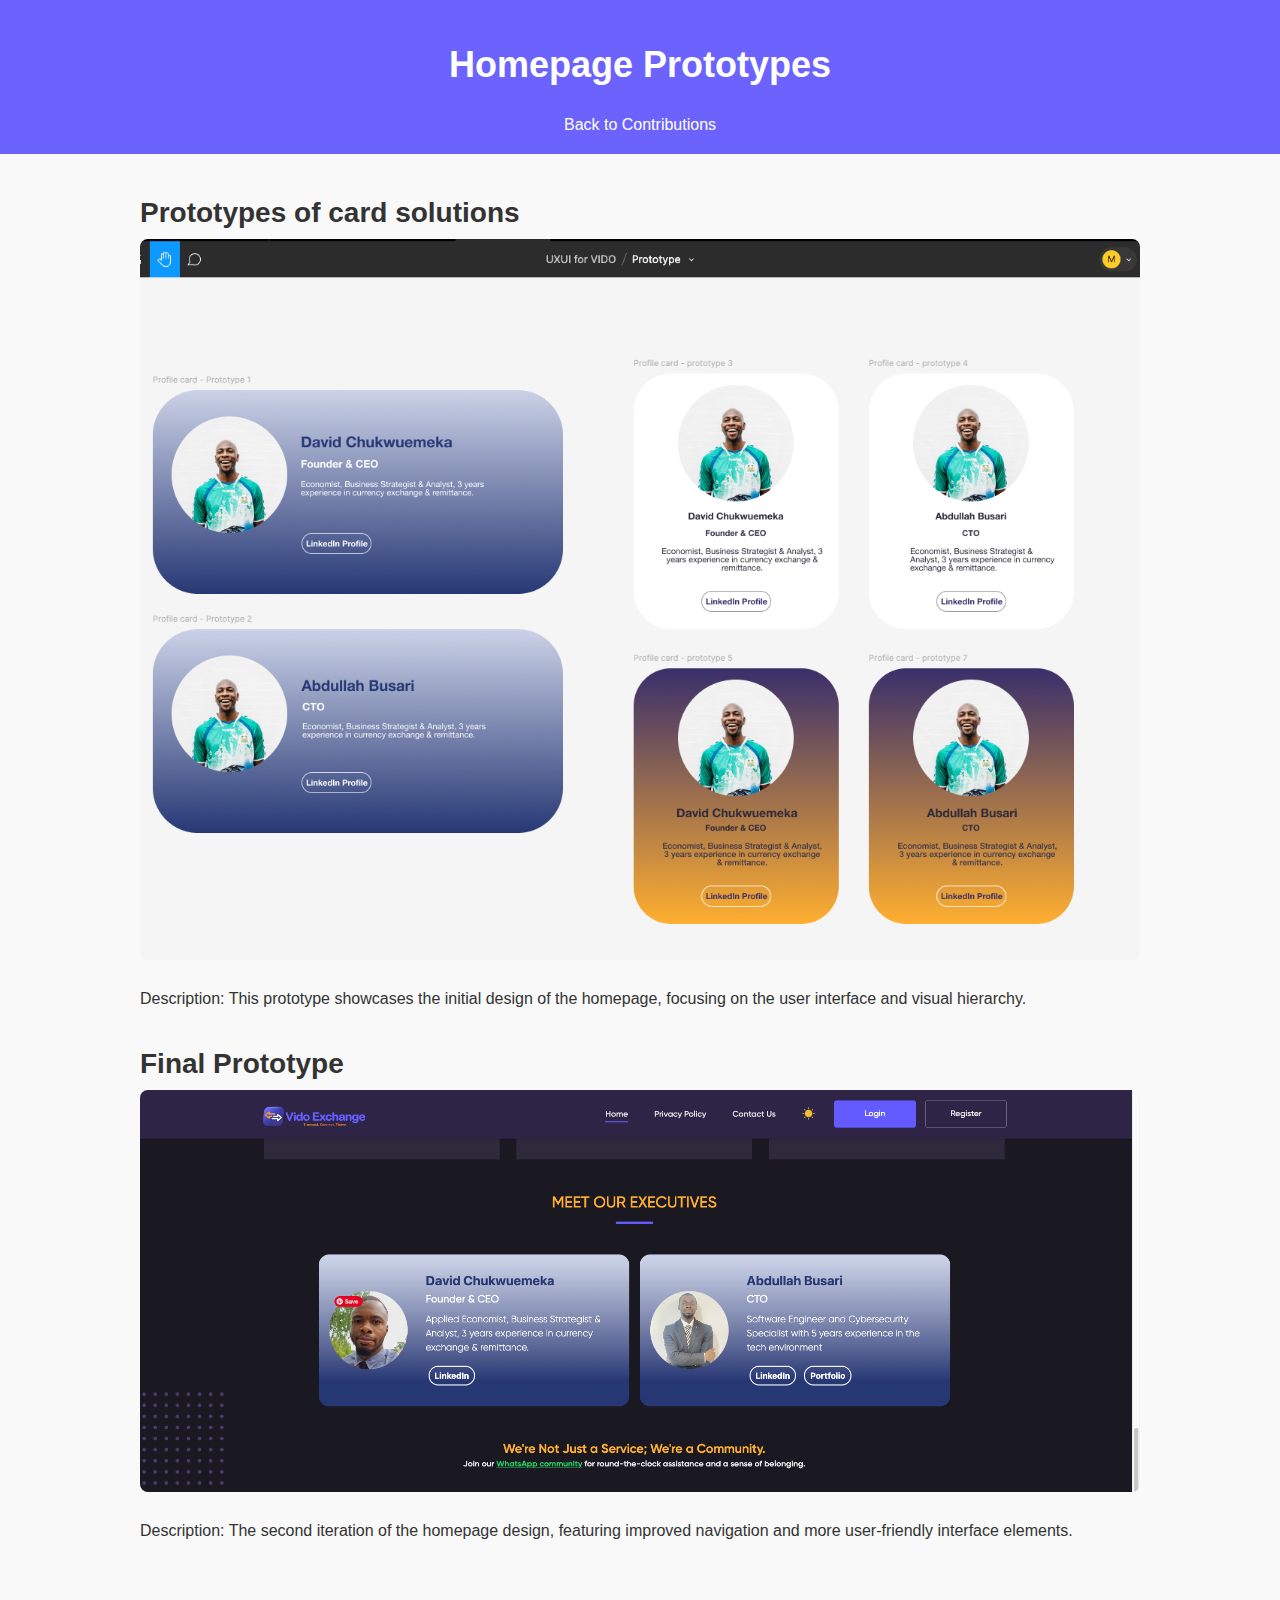
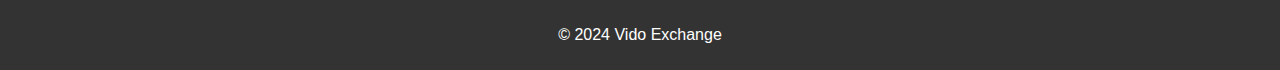
<file: src/Pages/homepage_prototypes.html>
<!DOCTYPE html>
<html lang="en">
<head>
    <meta charset="UTF-8">
    <meta name="viewport" content="width=device-width, initial-scale=1.0">
    <title>Homepage Prototypes - Vido Exchange</title>
    <link rel="stylesheet" href="/src/css_pages/vidoprotos.css">
</head>
<body>
    <header>
        <h1>Homepage Prototypes</h1>
        <nav>
            <a href="/src/Pages/vido.html">Back to Contributions</a>
        </nav>
    </header>
    <main>
        <section class="prototype-gallery">
            <h2>Prototypes of card solutions</h2>
            <img src="/images/pages-foto/prototype--vidp.png" alt="Homepage Prototype 1">
            <p>Description: This prototype showcases the initial design of the homepage, focusing on the user interface and visual hierarchy.</p>
            
            <h2>Final Prototype</h2>
            <img src="/images/pages-foto/vido-ceos.png" alt="Homepage Prototype 2">
            <p>Description: The second iteration of the homepage design, featuring improved navigation and more user-friendly interface elements.</p>

            <!-- Add more prototypes as needed -->
        </section>
    </main>
    <footer>
        <p>&copy; 2024 Vido Exchange</p>
    </footer>
</body>
</html>
</file>
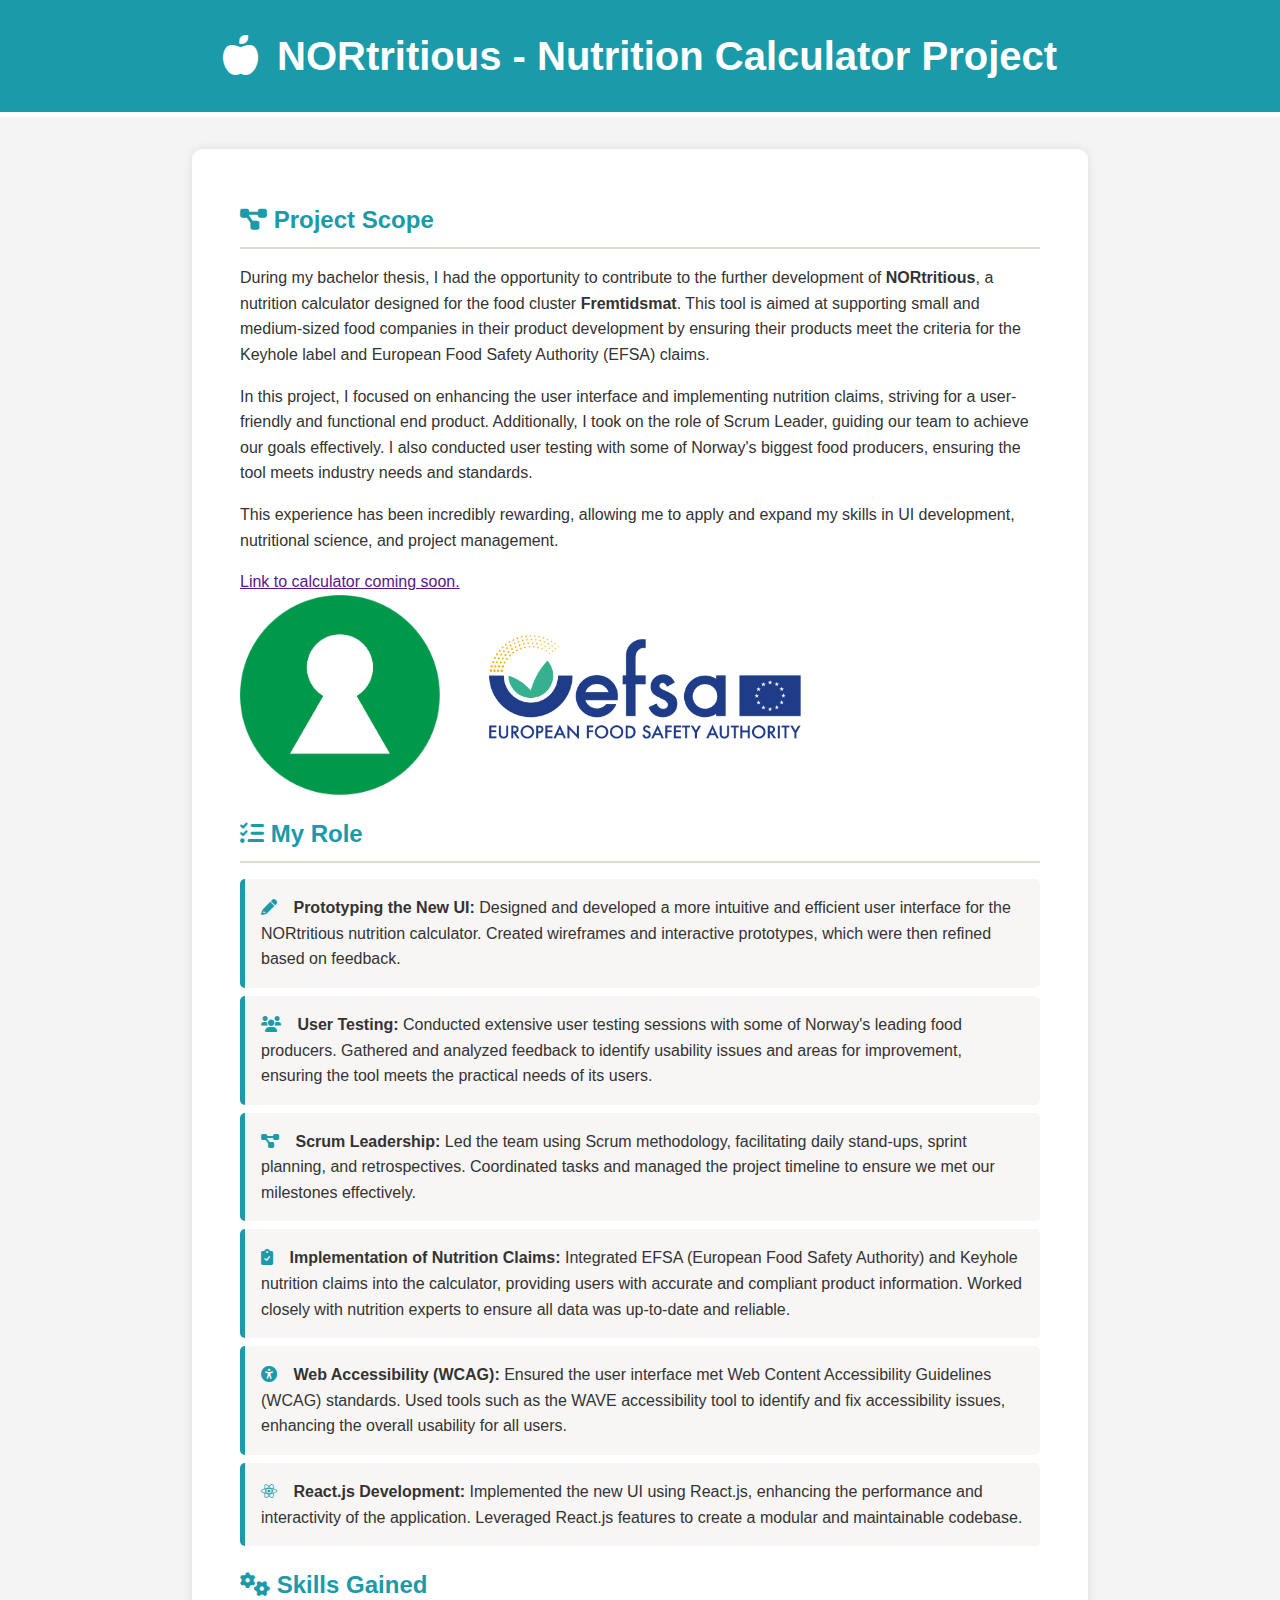
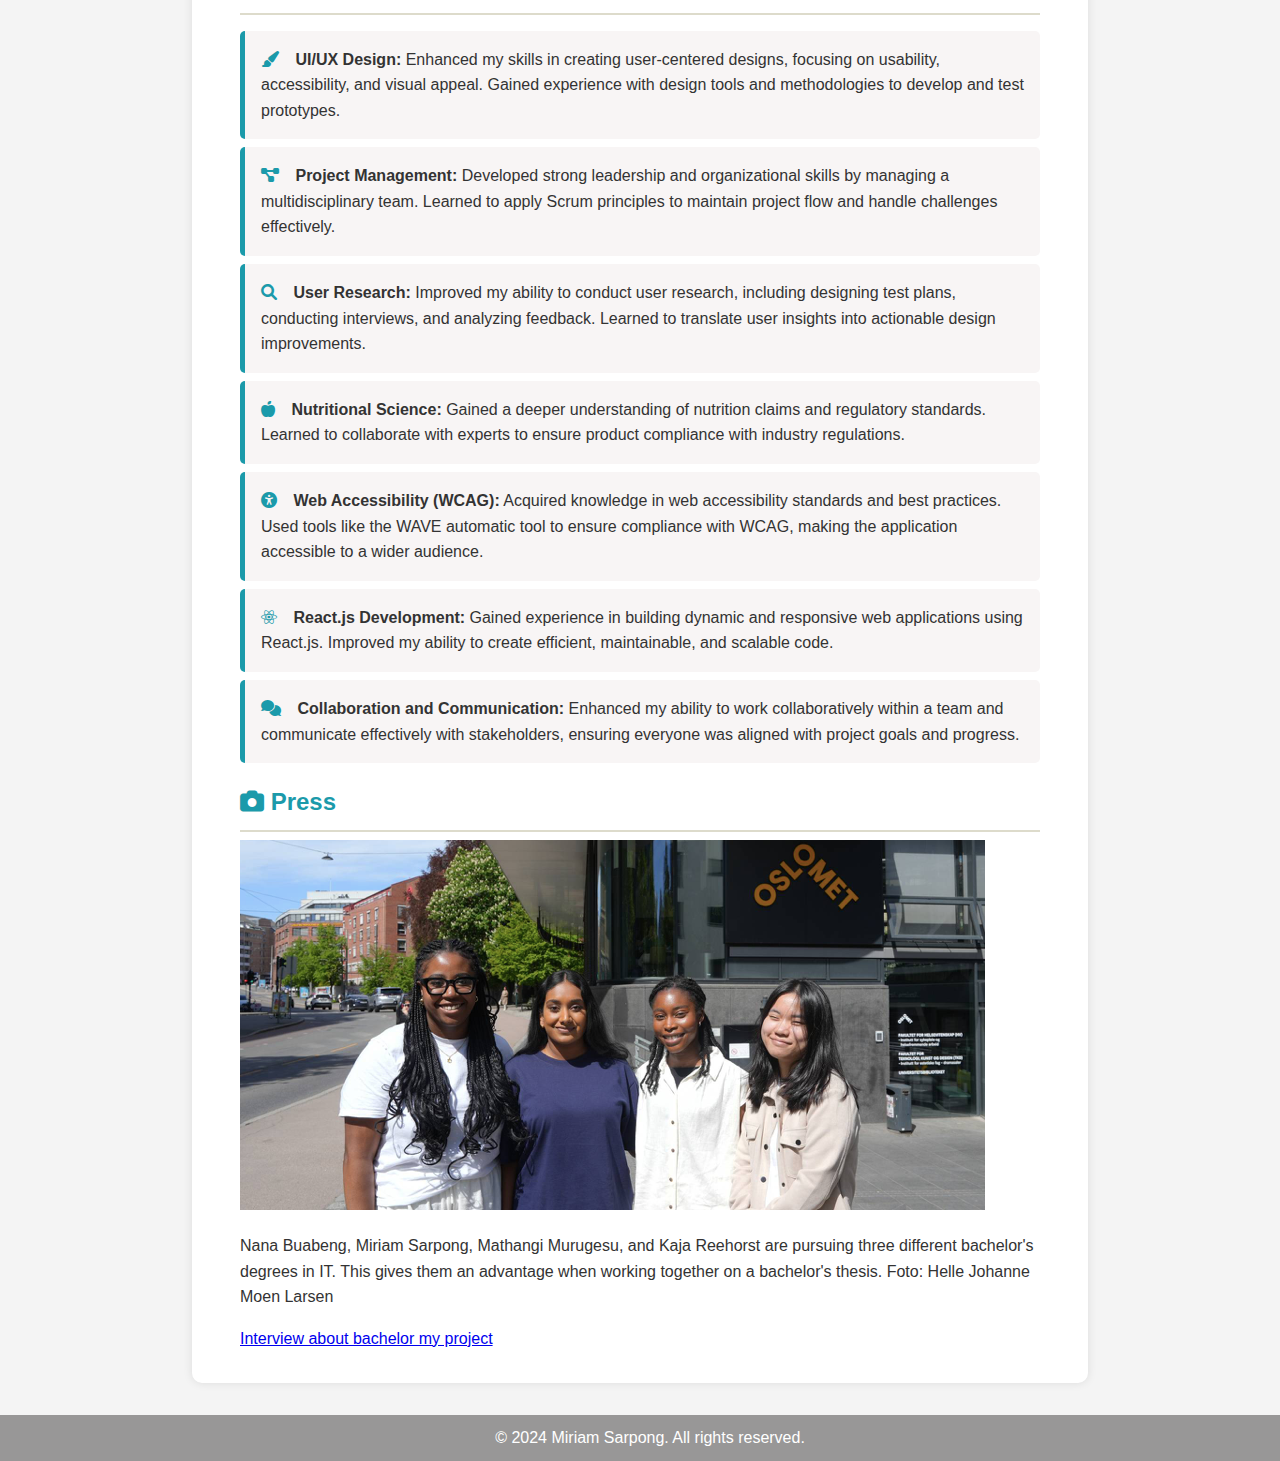
<file: src/Pages/thesis.html>
<!DOCTYPE html>
<html lang="en">
<head>
    <meta charset="UTF-8">
    <meta name="viewport" content="width=device-width, initial-scale=1.0">
    <title>My Portfolio - NORtritious Project</title>
    <link rel="stylesheet" href="/src/css_pages/thesis.css">
    <link rel="stylesheet" href="https://cdnjs.cloudflare.com/ajax/libs/font-awesome/6.0.0-beta3/css/all.min.css">
</head>
<body>
    <header>
        <h1><i class="fas fa-apple-alt"></i> NORtritious - Nutrition Calculator Project</h1>
    </header>
    <main>
        <section>
            <h2><i class="fas fa-project-diagram"></i> Project Scope</h2>
            <p>During my bachelor thesis, I had the opportunity to contribute to the further development of <strong>NORtritious</strong>, a nutrition calculator designed for the food cluster <strong>Fremtidsmat</strong>. This tool is aimed at supporting small and medium-sized food companies in their product development by ensuring their products meet the criteria for the Keyhole label and European Food Safety Authority (EFSA) claims.</p>

            <p>In this project, I focused on enhancing the user interface and implementing nutrition claims, striving for a user-friendly and functional end product. Additionally, I took on the role of Scrum Leader, guiding our team to achieve our goals effectively. I also conducted user testing with some of Norway's biggest food producers, ensuring the tool meets industry needs and standards.</p>

            <p>This experience has been incredibly rewarding, allowing me to apply and expand my skills in UI development, nutritional science, and project management.</p>
            <a href="">Link to calculator coming soon.</a>
            <div class="logos-companies">
            <img src="/images/pages-foto/nokkelhullet.png" alt="">
            <img src="/images/pages-foto/efsa_logo_og.png" alt="">
            </div>
        </section>

        <section>
            <h2><i class="fas fa-tasks"></i> My Role</h2>
            <ul>
                <li><i class="fas fa-pencil-alt"></i> <strong>Prototyping the New UI:</strong> Designed and developed a more intuitive and efficient user interface for the NORtritious nutrition calculator. Created wireframes and interactive prototypes, which were then refined based on feedback.</li>
                <li><i class="fas fa-users"></i> <strong>User Testing:</strong> Conducted extensive user testing sessions with some of Norway's leading food producers. Gathered and analyzed feedback to identify usability issues and areas for improvement, ensuring the tool meets the practical needs of its users.</li>
                <li><i class="fas fa-project-diagram"></i> <strong>Scrum Leadership:</strong> Led the team using Scrum methodology, facilitating daily stand-ups, sprint planning, and retrospectives. Coordinated tasks and managed the project timeline to ensure we met our milestones effectively.</li>
                <li><i class="fas fa-clipboard-check"></i> <strong>Implementation of Nutrition Claims:</strong> Integrated EFSA (European Food Safety Authority) and Keyhole nutrition claims into the calculator, providing users with accurate and compliant product information. Worked closely with nutrition experts to ensure all data was up-to-date and reliable.</li>
                <li><i class="fas fa-universal-access"></i> <strong>Web Accessibility (WCAG):</strong> Ensured the user interface met Web Content Accessibility Guidelines (WCAG) standards. Used tools such as the WAVE accessibility tool to identify and fix accessibility issues, enhancing the overall usability for all users.</li>
                <li><i class="fab fa-react"></i> <strong>React.js Development:</strong> Implemented the new UI using React.js, enhancing the performance and interactivity of the application. Leveraged React.js features to create a modular and maintainable codebase.</li>
            </ul>
        </section>

        <section>
            <h2><i class="fas fa-cogs"></i> Skills Gained</h2>
            <ul>
                <li><i class="fas fa-paint-brush"></i> <strong>UI/UX Design:</strong> Enhanced my skills in creating user-centered designs, focusing on usability, accessibility, and visual appeal. Gained experience with design tools and methodologies to develop and test prototypes.</li>
                <li><i class="fas fa-project-diagram"></i> <strong>Project Management:</strong> Developed strong leadership and organizational skills by managing a multidisciplinary team. Learned to apply Scrum principles to maintain project flow and handle challenges effectively.</li>
                <li><i class="fas fa-search"></i> <strong>User Research:</strong> Improved my ability to conduct user research, including designing test plans, conducting interviews, and analyzing feedback. Learned to translate user insights into actionable design improvements.</li>
                <li><i class="fas fa-apple-alt"></i> <strong>Nutritional Science:</strong> Gained a deeper understanding of nutrition claims and regulatory standards. Learned to collaborate with experts to ensure product compliance with industry regulations.</li>
                <li><i class="fas fa-universal-access"></i> <strong>Web Accessibility (WCAG):</strong> Acquired knowledge in web accessibility standards and best practices. Used tools like the WAVE automatic tool to ensure compliance with WCAG, making the application accessible to a wider audience.</li>
                <li><i class="fab fa-react"></i> <strong>React.js Development:</strong> Gained experience in building dynamic and responsive web applications using React.js. Improved my ability to create efficient, maintainable, and scalable code.</li>
                <li><i class="fas fa-comments"></i> <strong>Collaboration and Communication:</strong> Enhanced my ability to work collaboratively within a team and communicate effectively with stakeholders, ensuring everyone was aligned with project goals and progress.</li>
            </ul>
        </section>
         <section>
            <h2><i class="fas fa-camera"></i> Press</h2>
            <div>
            <img class="img-group" src="/images/pages-foto/thesis_group.png" alt="group picture of four people">
            <p class="">Nana Buabeng, Miriam Sarpong, Mathangi Murugesu, and Kaja Reehorst are pursuing three different bachelor's degrees in IT. This gives them an advantage when working together on a bachelor's thesis. Foto: Helle Johanne Moen Larsen</p>
            <a href="https://www.oslomet.no/studier/studenthistorier/bedriftssamarbeid-former-fremtidens-utviklere">Interview about bachelor my project</a>
            </div>
        </section>
    </main>
    <footer>
        <p>&copy; 2024 Miriam Sarpong. All rights reserved.</p>
    </footer>
    <button onclick="topFunction()" id="scrollTopBtn" title="Go to top"><i class="fas fa-arrow-up"></i></button>
    <script src="/js/thesis.js"></script>
</body>
</html>
</file>
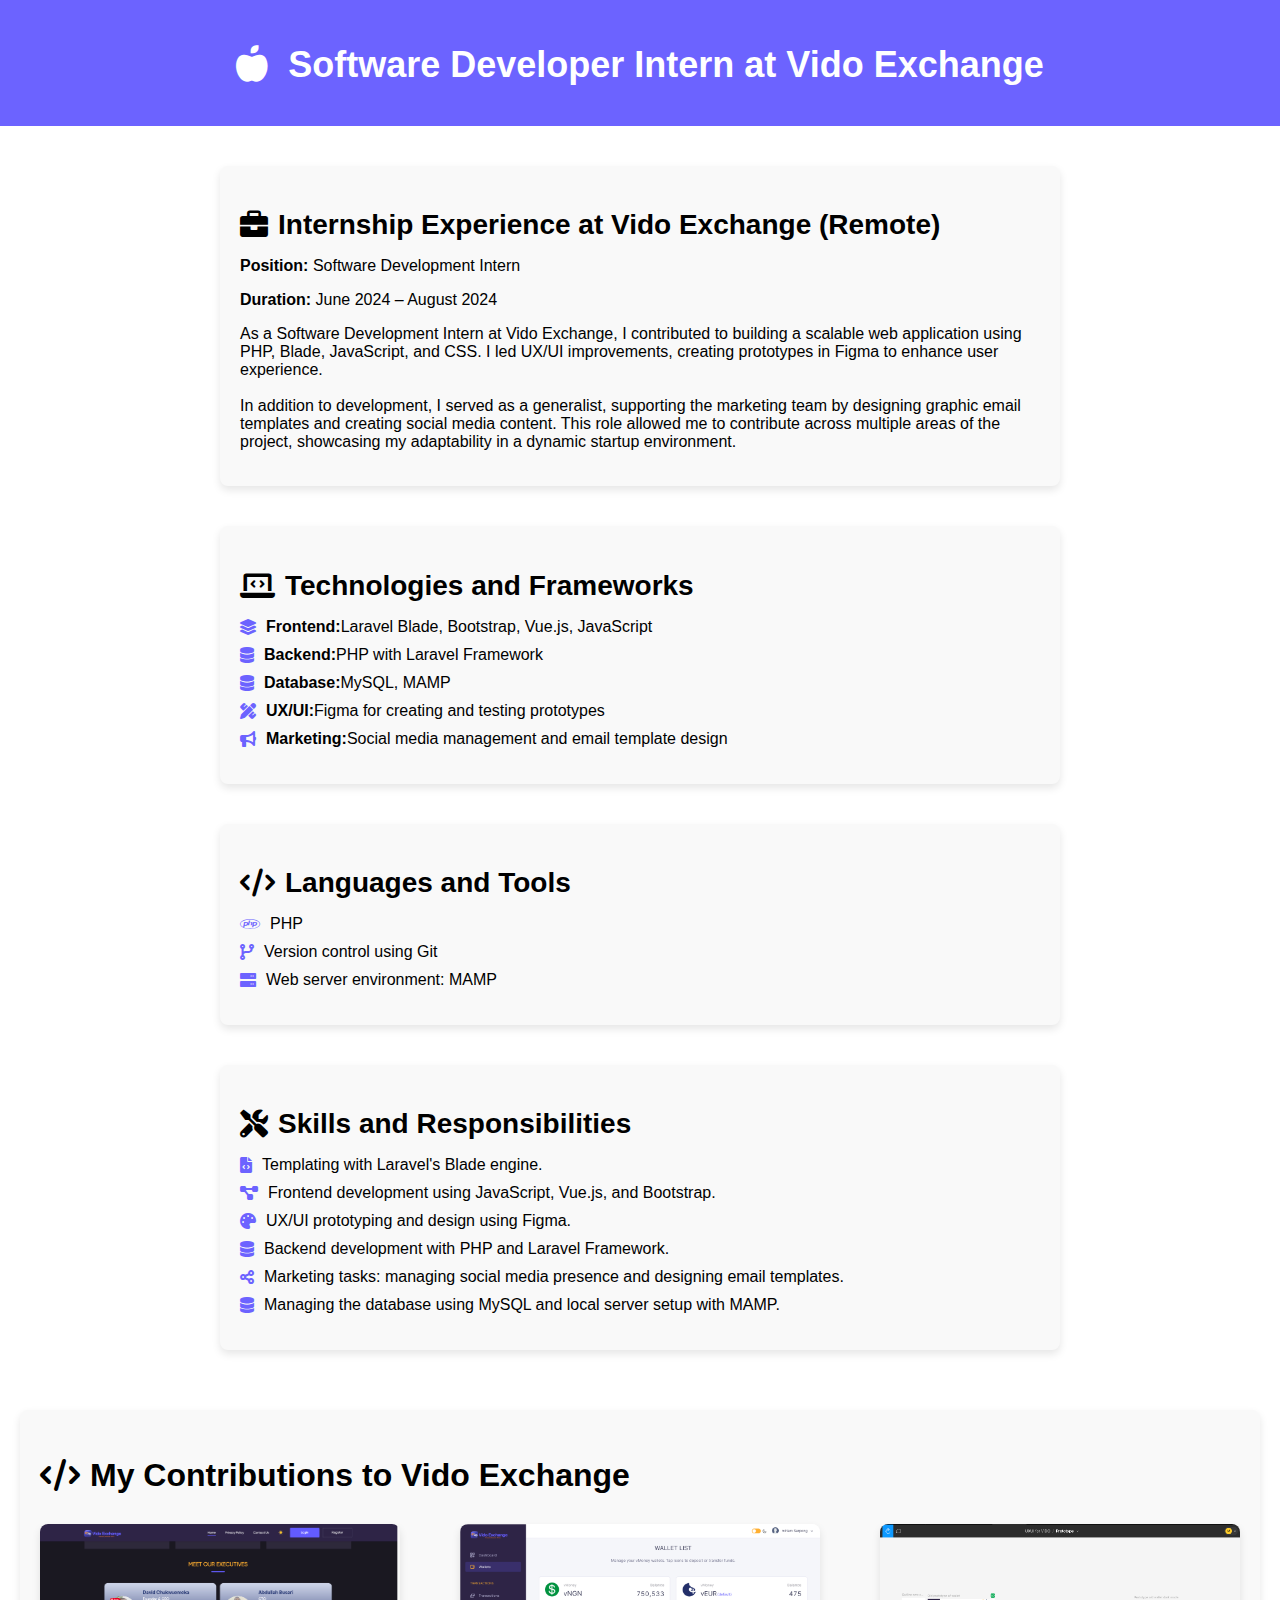
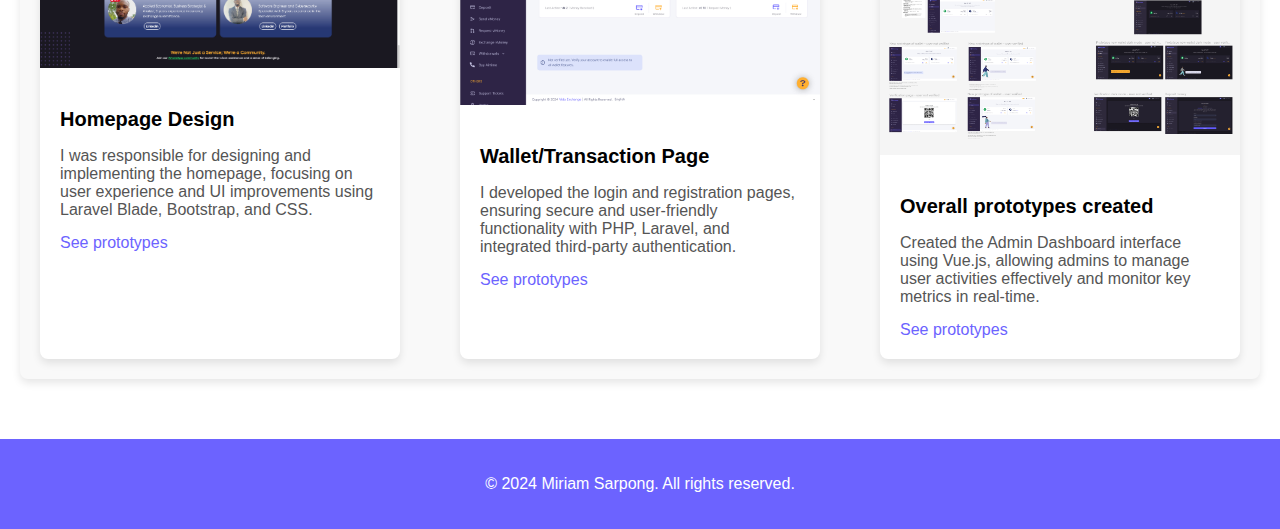
<file: src/Pages/vido.html>
<!DOCTYPE html>
<html lang="en">

<head>
    <meta charset="UTF-8">
    <meta name="viewport" content="width=device-width, initial-scale=1.0">
    <title>My Portfolio - Intern at Vido Exchange</title>
    <link rel="stylesheet" href="/src/css_pages/vido.css">
    <link rel="stylesheet" href="https://cdnjs.cloudflare.com/ajax/libs/font-awesome/6.0.0-beta3/css/all.min.css">
</head>

<body>
    <header>
        <h1><i class="fas fa-apple-alt"></i> Software Developer Intern at Vido Exchange</h1>
    </header>

    <main>
        <!-- Internship Section -->
        <section>
            <h2><i class="fas fa-briefcase"></i> Internship Experience at Vido Exchange (Remote)</h2>
            <p><strong>Position:</strong> Software Development Intern</p>
            <p><strong>Duration:</strong> June 2024 – August 2024</p>

            <p>As a Software Development Intern at Vido Exchange, I contributed to building a scalable web application using PHP, Blade, JavaScript, and CSS.
            I led UX/UI improvements, creating prototypes in Figma to enhance user experience.<br>
            <br>In addition to development, I served as a generalist, supporting the marketing team by designing graphic email templates and creating social media content.
            This role allowed me to contribute across multiple areas of the project, showcasing my adaptability in a dynamic startup environment.</p>
        </section>

        <!-- Technologies Used Section -->
        <section>
            <h2><i class="fas fa-laptop-code"></i> Technologies and Frameworks</h2>
            <ul>
                <li><i class="fas fa-layer-group"></i> <strong>Frontend:</strong> Laravel Blade, Bootstrap, Vue.js, JavaScript</li>
                <li><i class="fas fa-database"></i> <strong>Backend:</strong> PHP with Laravel Framework</li>
                <li><i class="fas fa-database"></i> <strong>Database:</strong> MySQL, MAMP</li>
                <li><i class="fas fa-pencil-ruler"></i> <strong>UX/UI:</strong> Figma for creating and testing prototypes</li>
                <li><i class="fas fa-bullhorn"></i> <strong>Marketing:</strong> Social media management and email template design</li>
            </ul>
        </section>

        <!-- Languages Used Section -->
        <section>
            <h2><i class="fas fa-code"></i> Languages and Tools</h2>
            <ul>
                <li><i class="fab fa-php"></i> PHP </li>
                <li><i class="fas fa-code-branch"></i> Version control using Git</li>
                <li><i class="fas fa-server"></i> Web server environment: MAMP</li>
            </ul>
        </section>

        <!-- Skills and Responsibilities Section -->
        <section>
            <h2><i class="fas fa-tools"></i> Skills and Responsibilities</h2>
            <ul>
                <li><i class="fas fa-file-code"></i> Templating with Laravel's Blade engine.</li>
                <li><i class="fas fa-project-diagram"></i> Frontend development using JavaScript, Vue.js, and Bootstrap.</li>
                <li><i class="fas fa-palette"></i> UX/UI prototyping and design using Figma.</li>
                <li><i class="fas fa-database"></i> Backend development with PHP and Laravel Framework.</li>
                <li><i class="fas fa-share-alt"></i> Marketing tasks: managing social media presence and designing email templates.</li>
                <li><i class="fas fa-database"></i> Managing the database using MySQL and local server setup with MAMP.</li>
            </ul>
        </section>

        <!-- Contribution Section -->
<section class="contribution-section">
    <h2><i class="fas fa-code"></i> My Contributions to Vido Exchange</h2>
    <div class="contributions-wrapper">

        <!-- Contribution 1 -->
        <div class="contribution-box">
            <img src="/images/pages-foto/vido-ceos.png" alt="Vido Exchange Home Page" class="contribution-image">
            <div class="contribution-content">
                <h3>Homepage Design</h3>
                <p>I was responsible for designing and implementing the homepage, focusing on user experience and UI improvements using Laravel Blade, Bootstrap, and CSS.</p>
                 <a href="homepage_prototypes.html" class="btn">See prototypes</a>
            </div>
        </div>

        <!-- Contribution 2 -->
        <div class="contribution-box">
            <img src="/images/pages-foto/wallet-proto.png" alt="Login Page Design" class="contribution-image">
            <div class="contribution-content">
                <h3>Wallet/Transaction Page</h3>
                <p>I developed the login and registration pages, ensuring secure and user-friendly functionality with PHP, Laravel, and integrated third-party authentication.</p>
                <a href="wallet_prototypes.html" class="btn">See prototypes</a>
            </div>
        </div>

        <!-- Contribution 3 -->
        <div class="contribution-box">
            <img src="/images/pages-foto/prototypes-vido.png" alt="Admin Dashboard" class="contribution-image">
            <div class="contribution-content">
                <h3>Overall prototypes created</h3>
                <p>Created the Admin Dashboard interface using Vue.js, allowing admins to manage user activities effectively and monitor key metrics in real-time.</p>
                <a href="dashboard_prototypes.html" class="btn">See prototypes</a>
            </div>
        </div>

    </div>
</section>

    </main>

    <footer>
        <p>&copy; 2024 Miriam Sarpong. All rights reserved.</p>
    </footer>

    <button onclick="topFunction()" id="scrollTopBtn" title="Go to top"><i class="fas fa-arrow-up"></i></button>
    <script src="/js/thesis.js"></script>
</body>

</html>
</file>
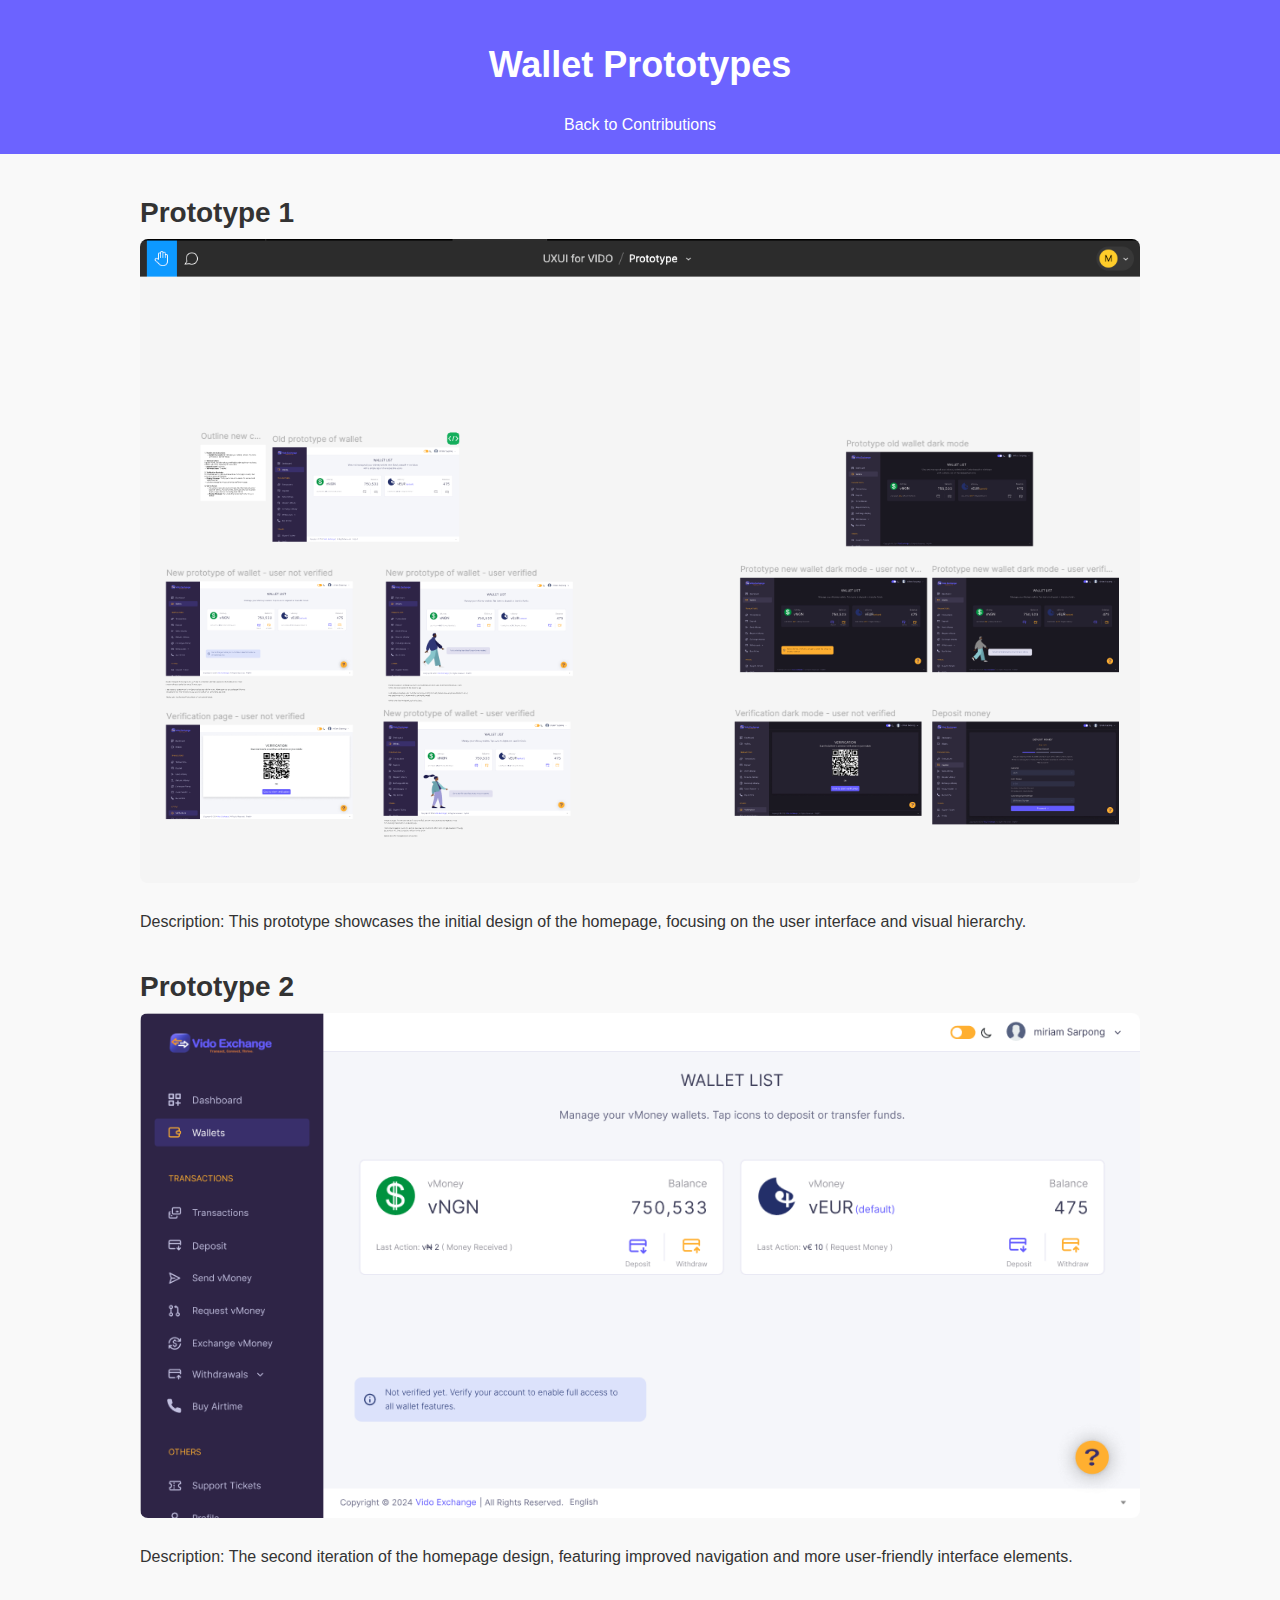
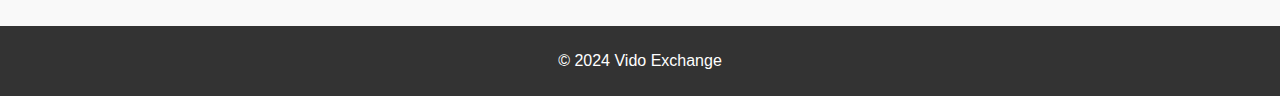
<file: src/Pages/wallet_prototypes.html>
<!DOCTYPE html>
<html lang="en">
<head>
    <meta charset="UTF-8">
    <meta name="viewport" content="width=device-width, initial-scale=1.0">
    <title>Wallet Prototypes - Vido Exchange</title>
    <link rel="stylesheet" href="/src/css_pages/vidoprotos.css">
</head>
<body>
    <header>
        <h1>Wallet Prototypes</h1>
        <nav>
            <a href="/src/Pages/vido.html">Back to Contributions</a>
        </nav>
    </header>
    <main>
        <section class="prototype-gallery">
            <h2>Prototype 1</h2>
            <img src="/images/pages-foto/prototypes-vido.png" alt="Homepage Prototype 1">
            <p>Description: This prototype showcases the initial design of the homepage, focusing on the user interface and visual hierarchy.</p>
            
            <h2>Prototype 2</h2>
            <img src="/images/pages-foto/wallet-proto.png" alt="Homepage Prototype 2">
            <p>Description: The second iteration of the homepage design, featuring improved navigation and more user-friendly interface elements.</p>

            <!-- Add more prototypes as needed -->
        </section>
    </main>
    <footer>
        <p>&copy; 2024 Vido Exchange</p>
    </footer>
</body>
</html>
</file>
<file: src/css_pages/vidoprotos.css>
/* General Styles */
body {
    font-family: Arial, sans-serif;
    margin: 0;
    padding: 0;
    background-color: #f9f9f9;
    color: #333;
}

header {
    background-color: #6c63ff;
    color: white;
    padding: 20px;
    text-align: center;
}

nav a {
    color: white;
    text-decoration: none;
    margin-top: 10px;
    display: inline-block;
}

main {
    max-width: 1000px;
    margin: 0 auto;
    padding: 20px;
}

h1 {
    font-size: 36px;
    margin-bottom: 20px;
}

.prototype-gallery {
    margin: 20px 0;
}

.prototype-gallery h2 {
    font-size: 28px;
    margin-bottom: 10px;
}

.prototype-gallery img {
    width: 100%;
    height: auto;
    border-radius: 8px;
    margin-bottom: 10px;
}

.prototype-gallery p {
    font-size: 16px;
    margin-bottom: 40px;
}

footer {
    background-color: #333;
    color: white;
    text-align: center;
    padding: 10px 0;
}
</file>
<file: src/css_pages/thesis.css>
body {
    font-family: 'Arial', sans-serif;
    line-height: 1.6;
    margin: 0;
    padding: 0;
    background-color: #f4f4f4;
    color: #333;
}

header {
    background: #1B9AAA;
    color: #fff;
    padding: 1.5rem 0;
    text-align: center;
    border-bottom: 5px solid #FFFFFF;
}

header h1 i {
    margin-right: 0.5rem;
}

main {
    padding: 2rem 3rem;
    background-color: #fff;
    border-radius: 10px;
    margin: 2rem auto;
    max-width: 800px;
    box-shadow: 0 0 10px rgba(0, 0, 0, 0.1);
}

h1 {
    margin: 0;
    font-size: 2.5rem;
}

h2 {
    color: #1B9AAA;
    margin-bottom: 0.5rem;
    border-bottom: 2px solid #DDDBCB;
    padding-bottom: 0.5rem;
}

.logos-companies {
    display: flex;
    width: 200px;
    height: 200px;
    gap: 20px;
}
ul {
    list-style-type: none;
    padding: 0;
}

ul li {
    background: #F8F5F5;
    margin: 0.5rem 0;
    padding: 1rem;
    border-left: 5px solid #1B9AAA;
    border-radius: 5px;
}

ul li i {
    margin-right: 0.75rem;
    color: #1B9AAA;
}

p {
    margin: 1rem 0;
}

#scrollTopBtn {
    display: none;
    position: fixed;
    bottom: 20px;
    right: 30px;
    z-index: 99;
    font-size: 18px;
    border: none;
    outline: none;
    background-color: #1B9AAA;
    color: white;
    cursor: pointer;
    padding: 15px;
    border-radius: 10px;
}

#scrollTopBtn:hover {
    background-color: #555;
}

footer {
    background: #989797;
    color: #fff;
    text-align: center;
    padding: 10px;
    margin-top: 2rem;
    width: 100%;
    bottom: 0;
}

footer p {
    margin: 0;
}

@media (max-width: 768px) {
    main {
        padding: 1rem;
        margin: 1rem;
    }

    .logos-companies {
        width: 150px;
        height: 150px;
    }

    .img-group{
        width: 400px;
        
    }

    h1 {
        font-size: 2rem;
    }

    h2 {
        font-size: 1.5rem;
    }
}

@media (max-width: 480px) {
    header h1 {
        font-size: 1.5rem;
    }

    h1 {
        font-size: 1.5rem;
    }

    h2 {
        font-size: 1.25rem;
    }
}
</file>
<file: src/css_pages/vido.css>
/* General Styling for the Internship Section */
body {
    font-family: Arial, sans-serif;
    margin: 0;
    padding: 0;
}

header h1 {
    font-size: 36px;
    margin-bottom: 20px;
    text-align: center;
}

h2 {
    font-size: 28px;
    margin-bottom: 15px;
    display: flex;
    align-items: center;
}

h2 i {
    margin-right: 10px;
}

/* List Styling */
ul {
    list-style-type: none;
    padding-left: 0;
}

ul li {
    margin-bottom: 10px;
    display: flex;
    align-items: center;
}

ul li i {
    margin-right: 10px;
    color: #6c63ff;
    /* Adjust icon color if needed */
}

/* Section Styling */
section {
    margin: 40px auto;
    padding: 20px;
    max-width: 800px;
    background-color: #f9f9f9;
    /* Light background for sections */
    border-radius: 8px;
    box-shadow: 0 4px 8px rgba(0, 0, 0, 0.1);
    /* Optional shadow for depth */
}

section p {
    font-size: 16px;
    margin-bottom: 15px;
}

section ul li strong {
    font-weight: 600;
}

/* Specific Section Header Styling */
header {
    background-color: #6c63ff;
    /* Adjust based on your design */
    color: white;
    padding: 20px;
}

header h1 i {
    margin-right: 10px;
}

/* Link Styling */
a {
    color: #6c63ff;
    text-decoration: none;
}

a:hover {
    text-decoration: underline;
}

/* Images */
.img-group {
    max-width: 100%;
    border-radius: 8px;
    margin-top: 20px;
}

/* Footer */
footer {
    text-align: center;
    padding: 20px;
    margin-top: 40px;
    background-color: #6c63ff;
    color: white;
}

/* Scroll to Top Button */
#scrollTopBtn {
    display: none;
    /* Hidden by default */
    position: fixed;
    bottom: 20px;
    right: 20px;
    z-index: 99;
    background-color: #6c63ff;
    color: white;
    border: none;
    padding: 10px;
    border-radius: 50%;
    cursor: pointer;
}

#scrollTopBtn:hover {
    background-color: #555;
}

/* Contribution Section */
.contribution-section {
    margin: 60px auto;
    padding: 20px;
    max-width: 1200px;
    text-align: center;
}

.contribution-section h2 {
    font-size: 32px;
    margin-bottom: 30px;
}

.contributions-wrapper {
    display: flex;
    flex-wrap: wrap;
    gap: 30px;
    justify-content: space-between;
}

.contribution-box {
    flex-basis: 30%;
    box-shadow: 0 4px 8px rgba(0, 0, 0, 0.1);
    border-radius: 8px;
    overflow: hidden;
    background-color: #fff;
    text-align: left;
}

.contribution-image {
    width: 100%;
    height: auto;
    display: block;
}

.contribution-content {
    padding: 20px;
}

.contribution-content h3 {
    font-size: 20px;
    margin-bottom: 10px;
}

.contribution-content p {
    font-size: 16px;
    color: #555;
}

/* Media Queries for Responsiveness */
@media (max-width: 768px) {
    section {
        max-width: 100%;
        margin: 20px;
        padding: 15px;
    }

    h2 {
        font-size: 24px;
    }

    header h1 {
        font-size: 28px;
    }

    ul li {
        font-size: 14px;
    }

      .contribution-box {
        flex-basis: 100%;
    }
}
</file>
